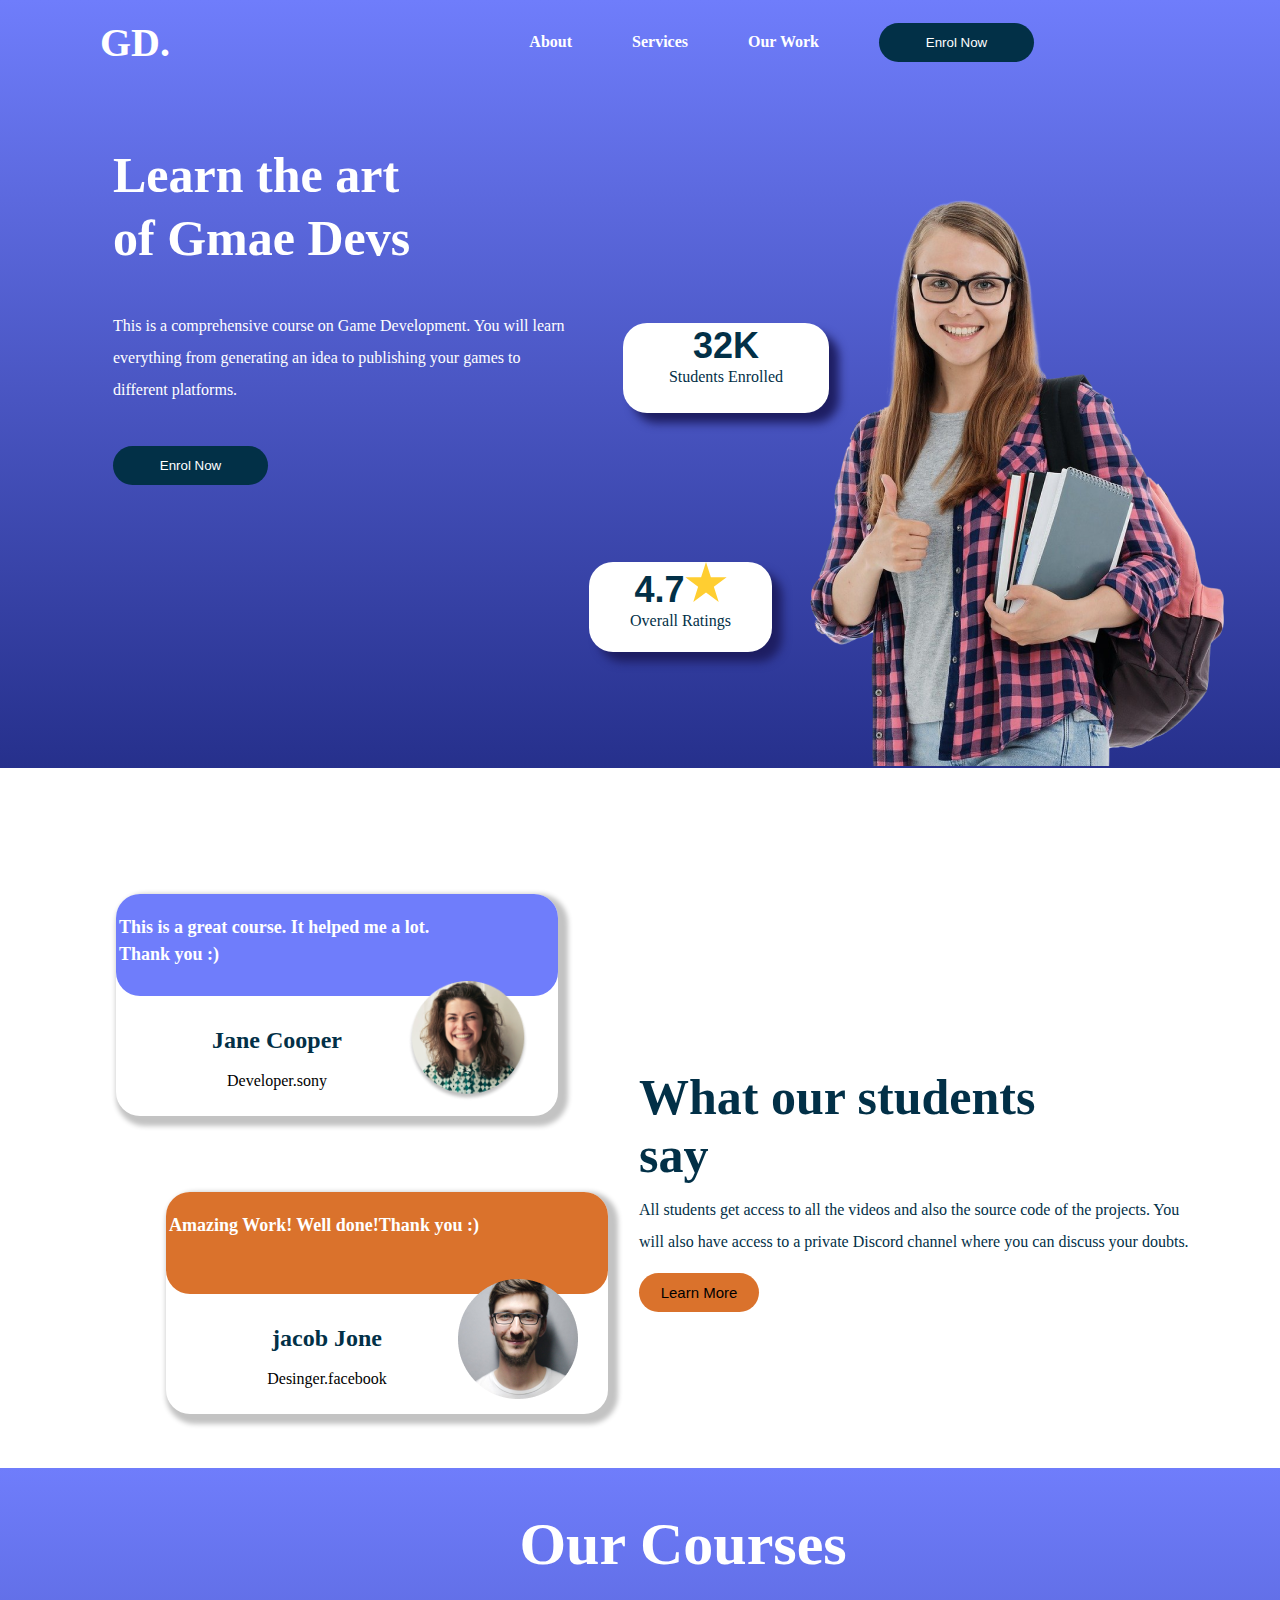
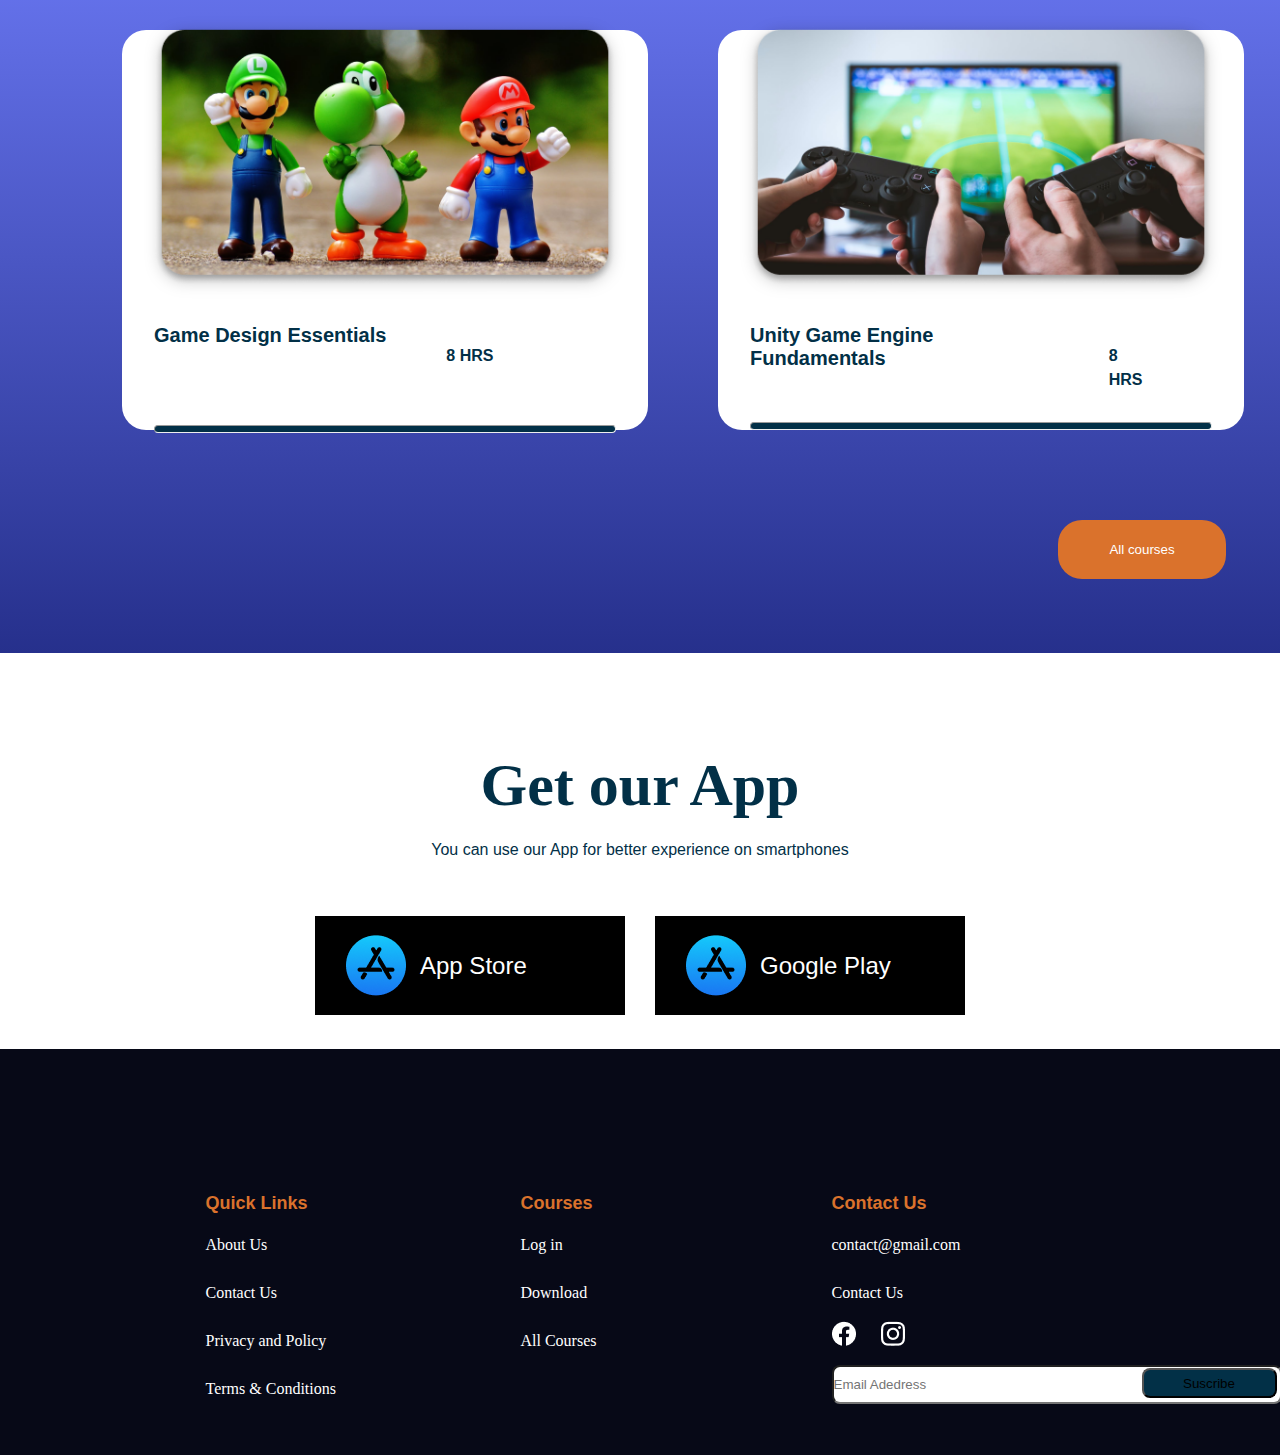
<file: index.html>
<!DOCTYPE html>
<html lang="en">
<head>
    <meta charset="UTF-8">
    <meta http-equiv="X-UA-Compatible" content="IE=edge">
    <meta name="viewport" content="width=device-width, initial-scale=1.0">
    <link href="style.css" rel="stylesheet">
    <title>figma to html</title>
</head>
<body>
    <div class="headercontainer">
        <!-- nav start -->
        <nav class="navholder">
            <div class="logo">
                <h1>GD.</h1>
            </div>
            <div class="linkholder">
                <ul>
                    <li><a href="#">About</a></li>
                    <li><a href="#">Services</a></li>
                    <li ><a href="#">Our Work</a></li>
                    <li ><button class="btn yellow">Enrol Now</butto></li>
                
                
                </ul>
            </div>
        </nav>
        <!-- nav end -->
        <div class="twoholder">
            <div class="first">
                <h2>Learn the art<br>of Gmae Devs</h2>
                <p style="margin-top:40px;"> This is a comprehensive course on Game Development. You will learn everything from generating an idea to publishing your games to different platforms.

                </p>
                <button class="btn yellow" style="margin-top:40px;">Enrol Now</button>
            </div>
             <div class="second">
                <div class="student">
                    <h2>32K</h2>
                    <p>Students Enrolled</p>
                </div>
                <div class="student student2">
                    <h2>4.7<img src="Vector.svg" style="align-items: center;"></h2>
                    <p>Overall Ratings</p>
                </div>
                <div class="img">
                    <img src="hero1.png">
                </div>
             </div>
        </div>

    </div>
    
    <!-- second section start -->
    <div class="secondcontainer">
        <div class="wrapper" >
            <div class="box1">
             <div class="cardone">
                <h3>This is a great course. It helped me a lot. <br>Thank you :)</h3>

             </div>
             <div class="cardtwo">
                <div class="cardinfo">
            <h2>Jane Cooper </h2><br>
            Developer.sony
            </div>
            <div class="cardimg"><img src="Ellipse 1.png"></div>
</div>
          
            </div>

            <!-- cardtwo start -->
            <div class="box1 box2">
                <div class="cardone">
                   <h3> Amazing Work! Well done!Thank you :)</h3>
   
                </div>
                <div class="cardtwo">
                   <div class="cardinfo info2">
               <h2>jacob Jone </h2><br>
               Desinger.facebook
               </div>
               <div class="cardimg"><img src="Ellipse2.png"></div>
   </div>
             
               </div>
              
               <!-- left start -->
              
        </div>
    <div class="three">
                <div class="saycontainer">
                    <h2>What our students<br> say</h2
                    >
                    <p>All students get access to all the videos and also the source code of the projects.
                        You will also have access to a private Discord channel where you can discuss your doubts.</p>
                  <button class="btn btnthree">Learn More</button>
                    </div>
               
              </div>
    </div>
    <!-- our course section start -->
    <div class="ourcoursecontainer">
        <h1>Our Courses</h1>
       <div class="twocontainer">
        <div class="container">
           
            <img src="Rectangle 7.png">
            <div class="handtext" style="display:flex;gap:60px;padding-top:30px;">
                <h2>Game Design Essentials
                </h2> <span>8 HRS</span><br>
               
            </div>
           <hr class="line">
            
       
       
    </div>
    <div class="container">
           
        <img src="Rectangle.png">
        <div class="handtext" style="display:flex;gap:60px;padding-top:30px;">
            <h2>Unity Game Engine Fundamentals
            </h2> <span>8 HRS</span><br>
           
        </div>
       <hr class="line2">
        
   
   
</div>

       </div>
       <button class="btn yellow allbtn">All courses</button>
    </div>
 
    <!-- get app start  -->
    <div class="getappcontainer">
        <h1>Get our App</h1>
        <p>You can use our App for better experience on smartphones</p>
<div class="apps">
    <div class="store">
        <img src="Vector.png"><span>App Store</span>
    </div>
    <div class="store">
        <img src="Vector.png"><span class="span2">Google Play</span>
    </div>
    
</div>
  </div>
  
  <!-- footer start  -->
  <div class="footwrapper">
    <div class="flink flink1">
     <h3>Quick Links</h3>
     <ul>
        <li>About Us</li>
        <li>Contact Us</li>
        <li>Privacy and Policy</li>
        <li>Terms & Conditions</li>
     </ul>
    </div>
    <div class="flink flink2">
        <h3>Courses</h3>
        <ul>
           <li>Log in</li>
           <li>Download</li>
           <li>All Courses</li>
          
        </ul>
       </div>
       <div class="flink flink3">
        <h3>Contact Us</h3>
        <ul>
           <li>contact@gmail.com</li>
           <li>Contact Us</li>
           <li><img src="Vectorf.png"><img src="Vector(2).png" class="imgtwo"></li>
        <li class="susinput">
    <input type="email" placeholder="Email Adedress">
        <button >Suscribe</button>
    </li>
        </ul>
       </div>
  </div>
      
</body>
</html>
</file>
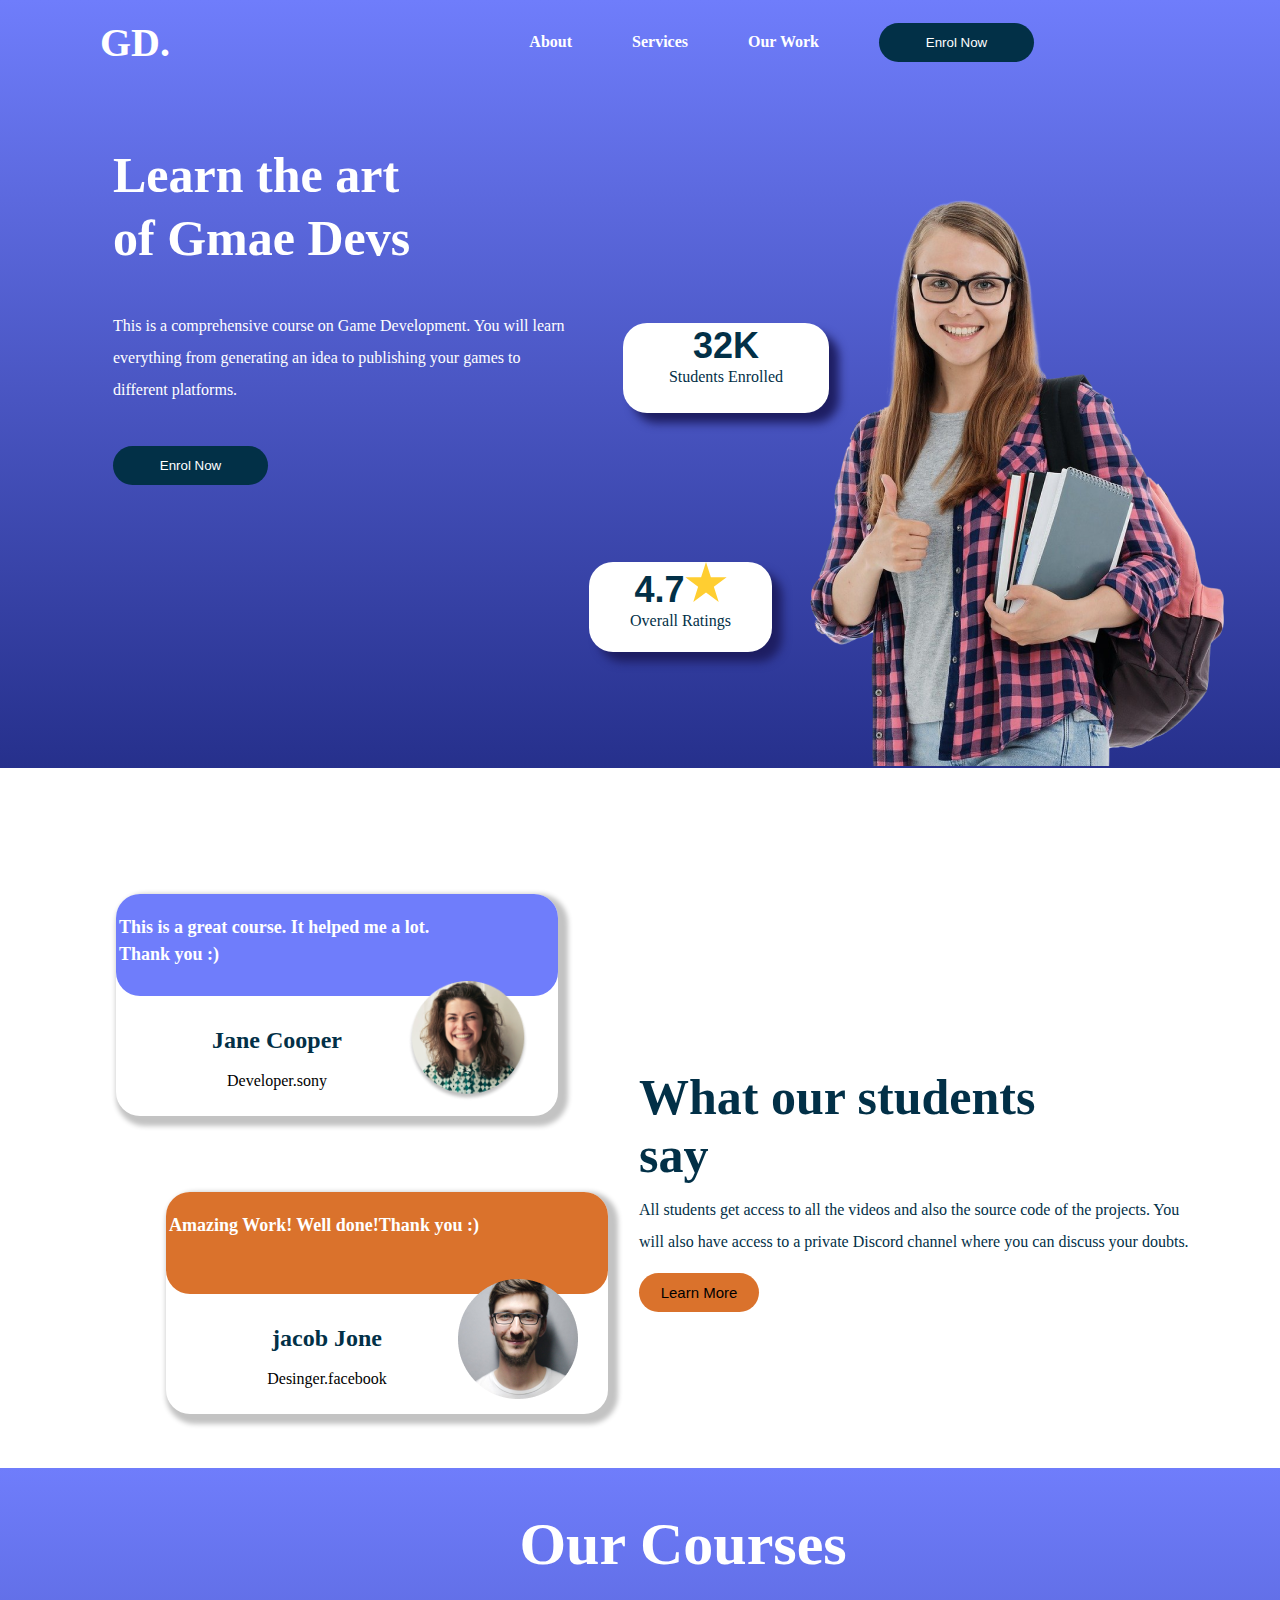
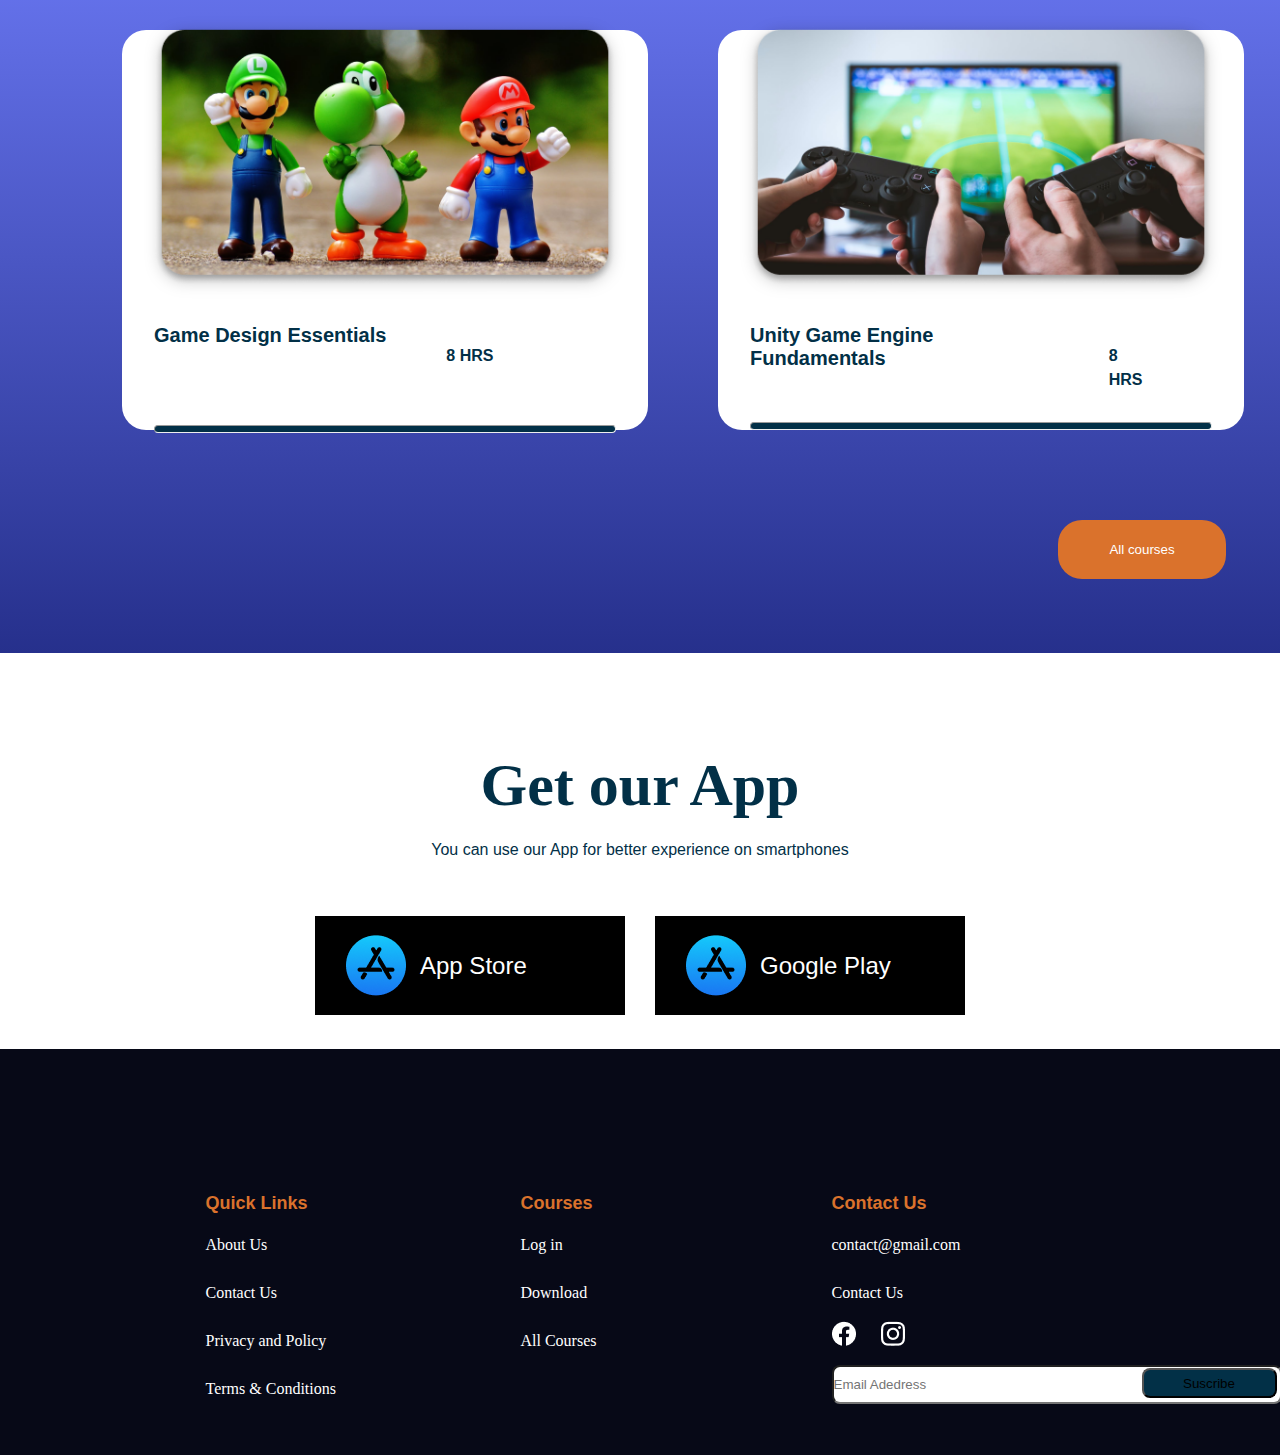
<file: figmatohtml.html>
<!DOCTYPE html>
<html lang="en">
<head>
    <meta charset="UTF-8">
    <meta http-equiv="X-UA-Compatible" content="IE=edge">
    <meta name="viewport" content="width=device-width, initial-scale=1.0">
    <link href="style.css" rel="stylesheet">
    <title>figma to html</title>
</head>
<body>
    <div class="headercontainer">
        <!-- nav start -->
        <nav class="navholder">
            <div class="logo">
                <h1>GD.</h1>
            </div>
            <div class="linkholder">
                <ul>
                    <li><a href="#">About</a></li>
                    <li><a href="#">Services</a></li>
                    <li ><a href="#">Our Work</a></li>
                    <li ><button class="btn yellow">Enrol Now</butto></li>
                
                
                </ul>
            </div>
        </nav>
        <!-- nav end -->
        <div class="twoholder">
            <div class="first">
                <h2>Learn the art<br>of Gmae Devs</h2>
                <p style="margin-top:40px;"> This is a comprehensive course on Game Development. You will learn everything from generating an idea to publishing your games to different platforms.

                </p>
                <button class="btn yellow" style="margin-top:40px;">Enrol Now</button>
            </div>
             <div class="second">
                <div class="student">
                    <h2>32K</h2>
                    <p>Students Enrolled</p>
                </div>
                <div class="student student2">
                    <h2>4.7<img src="Vector.svg" style="align-items: center;"></h2>
                    <p>Overall Ratings</p>
                </div>
                <div class="img">
                    <img src="hero1.png">
                </div>
             </div>
        </div>

    </div>
    
    <!-- second section start -->
    <div class="secondcontainer">
        <div class="wrapper" >
            <div class="box1">
             <div class="cardone">
                <h3>This is a great course. It helped me a lot. <br>Thank you :)</h3>

             </div>
             <div class="cardtwo">
                <div class="cardinfo">
            <h2>Jane Cooper </h2><br>
            Developer.sony
            </div>
            <div class="cardimg"><img src="Ellipse 1.png"></div>
</div>
          
            </div>

            <!-- cardtwo start -->
            <div class="box1 box2">
                <div class="cardone">
                   <h3> Amazing Work! Well done!Thank you :)</h3>
   
                </div>
                <div class="cardtwo">
                   <div class="cardinfo info2">
               <h2>jacob Jone </h2><br>
               Desinger.facebook
               </div>
               <div class="cardimg"><img src="Ellipse2.png"></div>
   </div>
             
               </div>
              
               <!-- left start -->
              
        </div>
    <div class="three">
                <div class="saycontainer">
                    <h2>What our students<br> say</h2
                    >
                    <p>All students get access to all the videos and also the source code of the projects.
                        You will also have access to a private Discord channel where you can discuss your doubts.</p>
                  <button class="btn btnthree">Learn More</button>
                    </div>
               
              </div>
    </div>
    <!-- our course section start -->
    <div class="ourcoursecontainer">
        <h1>Our Courses</h1>
       <div class="twocontainer">
        <div class="container">
           
            <img src="Rectangle 7.png">
            <div class="handtext" style="display:flex;gap:60px;padding-top:30px;">
                <h2>Game Design Essentials
                </h2> <span>8 HRS</span><br>
               
            </div>
           <hr class="line">
            
       
       
    </div>
    <div class="container">
           
        <img src="Rectangle.png">
        <div class="handtext" style="display:flex;gap:60px;padding-top:30px;">
            <h2>Unity Game Engine Fundamentals
            </h2> <span>8 HRS</span><br>
           
        </div>
       <hr class="line2">
        
   
   
</div>

       </div>
       <button class="btn yellow allbtn">All courses</button>
    </div>
 
    <!-- get app start  -->
    <div class="getappcontainer">
        <h1>Get our App</h1>
        <p>You can use our App for better experience on smartphones</p>
<div class="apps">
    <div class="store">
        <img src="Vector.png"><span>App Store</span>
    </div>
    <div class="store">
        <img src="Vector.png"><span class="span2">Google Play</span>
    </div>
    
</div>
  </div>
  
  <!-- footer start  -->
  <div class="footwrapper">
    <div class="flink flink1">
     <h3>Quick Links</h3>
     <ul>
        <li>About Us</li>
        <li>Contact Us</li>
        <li>Privacy and Policy</li>
        <li>Terms & Conditions</li>
     </ul>
    </div>
    <div class="flink flink2">
        <h3>Courses</h3>
        <ul>
           <li>Log in</li>
           <li>Download</li>
           <li>All Courses</li>
          
        </ul>
       </div>
       <div class="flink flink3">
        <h3>Contact Us</h3>
        <ul>
           <li>contact@gmail.com</li>
           <li>Contact Us</li>
           <li><img src="Vectorf.png"><img src="Vector(2).png" class="imgtwo"></li>
        <li class="susinput">
    <input type="email" placeholder="Email Adedress">
        <button >Suscribe</button>
    </li>
        </ul>
       </div>
  </div>
      
</body>
</html>
</file>
<file: style.css>
*{
    margin:0;
    padding:0;
    box-sizing: border-box;
}
@import url('https://fonts.googleapis.com/css2?family=Raleway&display=swap');


:root{
    --yellow:#DA722C;
    --darkblue:#023047;
}
.headercontainer{
    width: 1366px;
    height: 768px;
    background: linear-gradient(180deg, #6F7DFB 0%, #26308C 100%);       
}
.navholder{
    width: 1134px;
    height: 59px;
    display:flex;
    justify-content: space-between;
    align-items:center;
    padding:42px 100px;
}
.navholder .logo{
    width: 69px;
    height: 47px;
    font-family: 'Raleway';
    font-style: normal;
    font-weight: 900;
    font-size: 20px;
    line-height: 47px;

/* identical to box height */

color: #FFFFFF;


}
.navholder .linkholder{
    padding-left:40px;
}
.navholder .linkholder ul{
    display:flex;
    gap:60px;
    align-items: center;
    justify-content: center;
}
.navholder .linkholder li{
    list-style:none;
}
.navholder .linkholder li a{
    text-decoration:none;
    width: 78px;
    height: 24px;   

    font-family: 'Poppins';
    font-style: normal;
    font-weight: 700;
    font-size: 16px;
    line-height: 24px;
    
    /* identical to box height */
    
    color: #FFFFFF;
    
    
}
.btn{
    width: 155px;
    height: 39px;   
    background: #023047;
    border-radius: 24px;  
    text-align:center;
    align-items:center;
    padding:9px 3px 9px 3px;
    border:none;
}
.twoholder{
    display:flex;
    width:100%;
    height:400px;

}
.twoholder .first{
    max-width:50%;
    text-align:start;
    margin:auto;
    margin-top:60px;


}
.twoholder .second{
    width:50%;
   

 
}
.twoholder .second .img{
    display:relative;
    width:400px;
    height:400px;
}
.twoholder .second .img img{
   margin-top:25%;
   vertical-align: middle;
   margin-left:115px;
    
 
}
.twoholder .first h2{
    width: 457px;
    height: 126px;
    font-family: 'Raleway';
    font-style: normal;
    font-weight: 900;
    font-size: 50px;
    line-height: 125%;
    
    /* or 62px */
    
    color: #FFFFFF;  
}
.twoholder .first p{
    width: 457px;
    height: 96px;
    left: 116px;
    top: 363px;
    
    font-family: 'Poppins';
    font-style: normal;
    font-weight: 400;
    font-size: 16px;
    line-height: 200%;
    
    /* or 32px */
    
    color: #FFFFFF;
    
    
}
.twoholder .first .btn .yellow{
   padding-top:400px;
}
.secondcontainer{
    width: 100%;
    height:100vh;
}
.box1{
    display:block;
    width: 442px;
    height: 222px;
    box-shadow: 0px 9px 36px rgba(0, 0, 0, 0.2);
    border-radius: 24px;
    box-shadow:5px  5px 5px 5px rgb(195, 195, 195);
    margin:126px 0 0 116px;


}
.box1 .cardone{
    width: 442px;
    height: 102px;
    
    background: #6F7DFB;
    border-radius: 24px;
   padding:20px 3px 0 3px;
    color:white;
    

    
       
}
.cardone h3{

    font-family: 'Raleway';
    font-style: normal;
    font-weight: 900;
    font-size: 18px;
    line-height: 150%;
}
.cardtwo{
    display:flex;
    justify-content: space-between;
    align-items:center;

}
.cardtwo .cardimg {
    position:relative;
}
.cardtwo .cardimg img{
    width: 120px;
    height: 120px;
    transform: translate(-30px,-15px);
}
.cardtwo .cardinfo{
    text-align:center;
    margin:auto;

}
.cardtwo .cardinfo h2{

color: #023047;


}
.wrapper .box2{
    transform:translate(50px,-50px);
}
.box2 .cardone {
    background-color:#DA722C;
}
.secondcontainer{
    display:flex;
    height:700px;
}
.secondcontainer .three{
    width:560px;
    margin:auto;
    margin-top:300px;
}
.three h2{
    font-size:50px;

font-family: 'Raleway';
font-style: normal;
font-weight: 900;
color: #023047;
margin-bottom:10px;
}
.three p{
    font-family: 'Poppins';
font-style: normal;
font-weight: 400;
font-size: 16px;
line-height:32px;

color: #023047;
margin-bottom:15px;


}
.three .btnthree{
    width:120px;
    outline:none;
    background-color: var(--yellow);
    border:none;
    font-size:15px;
    padding:6px;
}
.yellow{
    color:white;
    cursor:pointer;
}
.student{
    position: absolute;
    width: 206px;
    height: 90px;
    left: 623px;
    top: 323px;
    background: #FFFFFF;
    border-radius: 24px;
    text-align:center;
    box-shadow:10px 10px 10px rgb(30, 30, 98);
    border-radius: 24px;
    
}
.student h2{
    font-family: 'Poppins',sans-serif;
    font-style: normal;
    font-weight: 700;
    font-size: 36px;
    line-height: 125%;
     color: #023047;
}
.student p{
    font-family: 'Poppins';
    font-style: normal;
    font-weight: 400;
    font-size: 16px;
    padding-bottom:15px;   
    color: #023047;
}
.student2{

    position: absolute;
    width: 183px;
    height: 90px;
    left: 589px;
    top: 562px;
    
    background: #FFFFFF;
    border-radius: 24px;
}
.ourcoursecontainer{
    width: 1366px;
    height: 785px;   
    background: linear-gradient(180deg, #6F7DFB 0%, #26308C 100%);   
}
.ourcoursecontainer h1{

    font-family: 'Raleway';
    font-style: normal;
    font-weight: 900;
    font-size: 60px;
    line-height: 120%;
    
    /* identical to box height, or 72px */
    text-align: center;
    
    color: #FFFFFF;
    display:block;
    padding-top:40px;
}
.container{

    padding: 0px 32px;
    width: 526px;
    height: 400px;
    left: 116px;
    top: 1712px;
    
    background: #FFFFFF;
    border-radius: 24px;  
    margin-top:50px;
}
.container img{

    width: 462px;
    height: 260px;
    filter: drop-shadow(0px 4px 8px rgba(0, 0, 0, 0.25));
    border-radius: 24px;
    transform:translateY(-4px);
}
.container h2{
    
    font-family: 'Raleway',sans-serif;
    font-style: normal;
    font-weight: 900;
    font-size: 20px;

    
    /* or 45px */
    
    color: #023047;
    
    
    
}
.container span{

    font-family: 'Raleway',sans-serif;
    font-style: normal;
    font-weight: 900;
    font-size: 16px;
    line-height: 150%;
    
    /* identical to box height, or 24px */
    
    color: #023047;
    margin-top:20px;

}
.line{

    width: 462px;
    height: 8px;
    
    background: #023047;
    border-radius: 24px;
    display:block;
    transform: translateY(57px);
    
    
}
.twocontainer{
    display:flex;
    gap:70px;
    align-items:center;
    justify-content: center;
}
.allbtn{
    float: inline-end;
    width: 168px;
    height: 59px;   
    background: #DA722C;
    border-radius: 24px;
    margin:90px 140px 0 0;
}
.line2{

    width: 462px;
    height: 8px;
    
    background: #023047;
    border-radius: 24px;
    display:block;
    transform: translateY(30px);
    
    
}
.getappcontainer h1{
    font-family: 'Raleway';
    font-style: normal;
    font-weight: 900;
    font-size: 60px;
    line-height: 120%;

    
    /* identical to box height, or 72px */
    text-align: center;
    
    color: #023047;
    margin-top:96px;
}
.getappcontainer p{
    font-family: 'Poppins',sans-serif;
    font-style: normal;
    font-weight: 400;
    font-size: 16px;
    line-height: 200%;
    text-align: center;
    margin-top:13px;
    
    color: #023047;
}  


.getappcontainer{
    height:300px;
    width:100%;
}
.apps{
    display:flex;
    align-items: center;
    justify-content: center;
    gap:30px;
    margin-top:50px;
}
.apps .store{
display:flex;
align-items: center;

width: 310px;
height: 99.22px;
background: #000000;

}
.apps .store span{
    font-family: 'Poppins',sans-serif;
    font-style: normal;
    font-weight: 400;
    font-size: 24px;
    line-height: 200%;
    text-align: center;
    padding:25px 87px 25px 14px;
    color: #FFFFFF;
}
.apps .store img{
    padding:19px 0 19px 31px;
}
.apps .store .span2{
    font-family: 'Poppins',sans-serif;
    font-style: normal;
    font-weight: 400;
    font-size: 24px;
    line-height: 200%;
    text-align: center;
    padding:10px 20px 10px 14px;
    color: #FFFFFF;
}
/* play section end  */
/* footer start  */
.footwrapper{

    width: 1366px;
    height: 405.82px;   
    background: #070917;
    display:flex;
    justify-content: center;
    align-items:center;
}
.footwrapper .flink ul li{
    list-style:none;
    left: 140px;
    top: 2883.25px;  
    font-family: 'Poppins';
    font-style: normal;
    font-weight: 400;
    font-size: 16px;
    line-height: 300%;
    cursor:pointer;
    
    color: #FFFFFF;
}
.footwrapper .flink{
    color:white;
    width: 179px;
    height: 203.4px;
    list-style: none;

}
.footwrapper .flink h3{

    font-family: 'Poppins',sans-serif;
    font-style: normal;
    font-weight: 700;
    font-size: 18px;
    line-height: 200%;
    user-select: none;
    color: #DA722C;
    
    
}
.flink1{
    margin:70px 136px 0 0px;
}
.flink2{
    width: 112px;
    height: 162.72px;
    margin-top:70px;

}
.flink3{
    width:600px;
    height: 185.54px;
    margin:70px 150px  0 132px;
    
    
}
.flink3 ul li .imgtwo{
    padding-left:25px;
}
.flink3 .susinput{
    display:flex;
    width:600px;
}
.flink3 .susinput input{
    width: 450px;
    height: 38.7px;
    background: #FFFFFF;
    border-radius: 8px;
}
.flink3 .susinput button{
    transform:translate(-140px,3px);
    width: 135px;
    height: 30px; 
    background: #023047;
    border-radius: 8px;
}
@media only screen and (max-width: 854px) {
    .navholder{
        width:714px;
        height:98px;
    }
    .navholder .logo{
     font-size:20px;      
    }
    .navholder .linkholder{
        width:300px;
        margin-left:30px;
    }
    .navholder .linkholder ul li{
        width:120px;
    }
    .navholder .linkholder li a{
        font-size:15px;
        text-align:center;

}
    .navholder .linkholder ul .btn{
        font-size:15px;
        font-weight: 600;
        color:white;
        text-align:center;
        outline:none;
        width:120px;
        border:none;
       
    }
    .twoholder .first{
        width:200px;
    }
    .twoholder{
      display: flex;
      flex-direction: column;
      align-items:flex-start ;
      height:900px;
    }
    .first{
        position: absolute;
        float: left;
        display:block;
        height:100px;
        padding-left:70px;
    }
    .headercontainer{
        height:958px;
    }
    .second{
        height:120px;
        padding-top:220px;
        
    }
    .second .img img{
        height:530px;
       padding-top:60px;
       transform: translate(350px,10px);
    }
    .student{
        position: absolute;
        width: 198px;
        height: 80px;
        left: 138px;
        top: 600px;        

    }
    .student2{

        position: absolute;
        width: 188px;
        height: 80px;
        left: 139px;
        top: 800px;
    }
.secondcontainer{
    height:1100px;
    display:flex;
    flex-direction: column;
}
.box1{

    position: absolute;
    width: 634px;
    height: 195px;
    top: 1213px;
}


    .box2{

        position: absolute;
        width: 634px;
        height: 195px;
        left: 10px;
        top: 1613px;
   
    }
   
    .three{

        position: absolute;
        width: 634px;
        height: 96px;
        left: 80px;
        top: 662px;
    }
    .ourcoursecontainer{
        width:100%;
    }
    .twocontainer{
        display:flex;
        flex-direction: column;
        width:100%;
        height:auto;
    }
   .ourcoursecontainer h1{
    display:block;
    

   }
    
}
</file>
